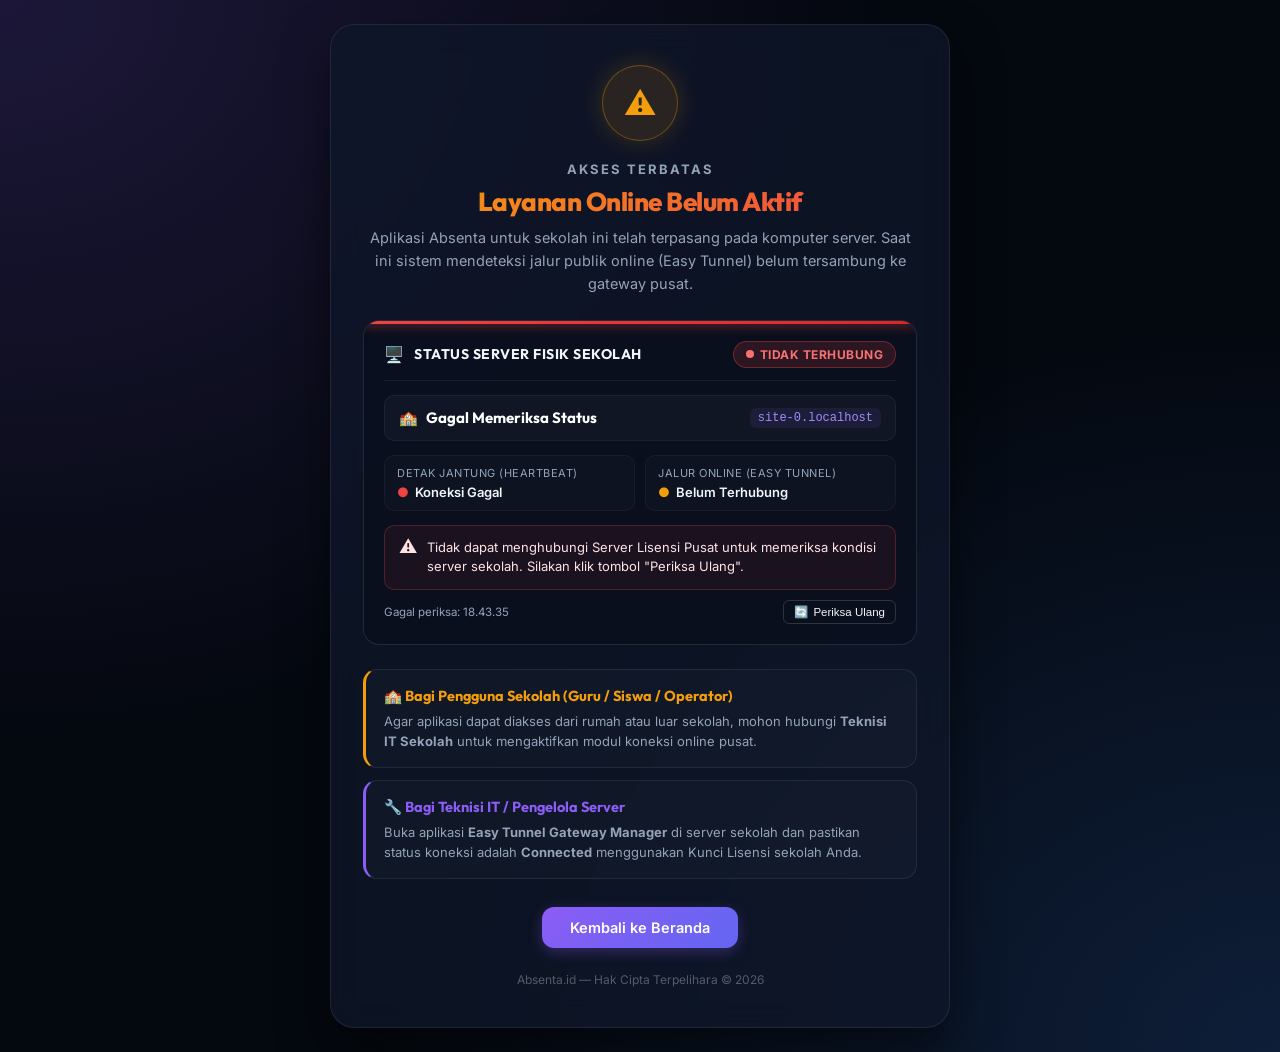
<file: blocked.html>
<!DOCTYPE html>
<html lang="id">
<head>
    <meta charset="UTF-8">
    <meta name="viewport" content="width=device-width, initial-scale=1.0">
    <title>Akses Online Belum Aktif — Absenta.id</title>
    <link href="https://fonts.googleapis.com/css2?family=Outfit:wght@400;600;700;800&family=Inter:wght@400;500;600;700&display=swap" rel="stylesheet">
    <style>
        :root {
            --bg: #04080F;
            --card-bg: rgba(15, 23, 42, 0.75);
            --border: rgba(255, 255, 255, 0.08);
            --text-main: #F1F5F9;
            --text-muted: #94A3B8;
            --primary: #8B5CF6;
            --primary-hover: #7C3AED;
            --warning: #F59E0B;
            --success: #10B981;
            --danger: #EF4444;
        }

        * {
            box-sizing: border-box;
            margin: 0;
            padding: 0;
        }

        body {
            font-family: 'Inter', sans-serif;
            background-color: var(--bg);
            background-image: 
                radial-gradient(at 0% 0%, rgba(139, 92, 246, 0.18) 0px, transparent 50%),
                radial-gradient(at 100% 100%, rgba(59, 130, 246, 0.18) 0px, transparent 50%);
            color: var(--text-main);
            min-height: 100vh;
            display: flex;
            align-items: center;
            justify-content: center;
            padding: 24px 16px;
        }

        .card {
            background: var(--card-bg);
            backdrop-filter: blur(16px);
            -webkit-backdrop-filter: blur(16px);
            border: 1px solid var(--border);
            border-radius: 24px;
            padding: 40px 32px;
            max-width: 620px;
            width: 100%;
            text-align: center;
            box-shadow: 0 24px 48px rgba(0, 0, 0, 0.5);
            animation: fadeIn 0.5s ease-out;
        }

        @keyframes fadeIn {
            from { opacity: 0; transform: translateY(12px); }
            to { opacity: 1; transform: translateY(0); }
        }

        .icon-container {
            width: 76px;
            height: 76px;
            background: rgba(245, 158, 11, 0.12);
            border: 1px solid rgba(245, 158, 11, 0.35);
            border-radius: 50%;
            display: flex;
            align-items: center;
            justify-content: center;
            margin: 0 auto 20px;
            color: var(--warning);
            font-size: 32px;
            box-shadow: 0 0 24px rgba(245, 158, 11, 0.2);
        }

        h1 {
            font-family: 'Outfit', sans-serif;
            font-size: 26px;
            font-weight: 800;
            letter-spacing: -0.5px;
            margin-bottom: 8px;
            background: linear-gradient(135deg, #F59E0B, #EF4444);
            -webkit-background-clip: text;
            -webkit-text-fill-color: transparent;
        }

        h2 {
            font-size: 13px;
            font-weight: 700;
            color: var(--text-muted);
            margin-bottom: 8px;
            text-transform: uppercase;
            letter-spacing: 2px;
        }

        p.main-desc {
            font-size: 14.5px;
            line-height: 1.6;
            color: var(--text-muted);
            margin-bottom: 24px;
        }

        /* ===== SERVER STATUS CARD ===== */
        .status-box {
            background: rgba(10, 16, 30, 0.85);
            border: 1px solid rgba(255, 255, 255, 0.1);
            border-radius: 16px;
            padding: 20px;
            margin-bottom: 24px;
            text-align: left;
            position: relative;
            overflow: hidden;
            transition: all 0.3s ease;
        }

        .status-box::before {
            content: '';
            position: absolute;
            top: 0;
            left: 0;
            right: 0;
            height: 3px;
            background: rgba(255, 255, 255, 0.1);
            transition: background 0.3s ease;
        }

        .status-box.online::before {
            background: linear-gradient(90deg, #10B981, #059669);
            box-shadow: 0 0 12px #10B981;
        }

        .status-box.offline::before {
            background: linear-gradient(90deg, #EF4444, #DC2626);
            box-shadow: 0 0 12px #EF4444;
        }

        .status-box.loading::before {
            background: linear-gradient(90deg, #8B5CF6, #6366F1);
            animation: shimmer 1.5s infinite;
        }

        @keyframes shimmer {
            0% { transform: translateX(-100%); }
            100% { transform: translateX(100%); }
        }

        .status-header {
            display: flex;
            align-items: center;
            justify-content: space-between;
            margin-bottom: 14px;
            padding-bottom: 12px;
            border-bottom: 1px solid rgba(255, 255, 255, 0.06);
            flex-wrap: wrap;
            gap: 8px;
        }

        .status-title-group {
            display: flex;
            align-items: center;
            gap: 10px;
        }

        .status-title {
            font-family: 'Outfit', sans-serif;
            font-size: 14px;
            font-weight: 700;
            color: var(--text-main);
            text-transform: uppercase;
            letter-spacing: 0.5px;
        }

        .badge-live {
            display: inline-flex;
            align-items: center;
            gap: 6px;
            padding: 5px 12px;
            border-radius: 9999px;
            font-size: 12px;
            font-weight: 700;
            letter-spacing: 0.5px;
        }

        .badge-live.online {
            background: rgba(16, 185, 129, 0.15);
            color: #34D399;
            border: 1px solid rgba(16, 185, 129, 0.35);
        }

        .badge-live.offline {
            background: rgba(239, 68, 68, 0.15);
            color: #F87171;
            border: 1px solid rgba(239, 68, 68, 0.35);
        }

        .badge-live.loading {
            background: rgba(139, 92, 246, 0.15);
            color: #C4B5FD;
            border: 1px solid rgba(139, 92, 246, 0.35);
        }

        .pulse-dot {
            width: 8px;
            height: 8px;
            border-radius: 50%;
            background-color: currentColor;
            display: inline-block;
        }

        .pulse-dot.pulse {
            animation: pulseAnim 1.8s infinite;
        }

        @keyframes pulseAnim {
            0% { transform: scale(0.95); opacity: 0.7; box-shadow: 0 0 0 0 currentColor; }
            70% { transform: scale(1.1); opacity: 1; box-shadow: 0 0 0 6px transparent; }
            100% { transform: scale(0.95); opacity: 0.7; box-shadow: 0 0 0 0 transparent; }
        }

        .school-banner {
            background: rgba(255, 255, 255, 0.03);
            border: 1px solid rgba(255, 255, 255, 0.05);
            border-radius: 10px;
            padding: 12px 14px;
            margin-bottom: 14px;
            display: flex;
            align-items: center;
            justify-content: space-between;
            flex-wrap: wrap;
            gap: 6px;
        }

        .school-name {
            font-family: 'Outfit', sans-serif;
            font-size: 15px;
            font-weight: 700;
            color: #FFFFFF;
            display: flex;
            align-items: center;
            gap: 8px;
        }

        .subdomain-tag {
            font-size: 12px;
            color: #A78BFA;
            font-family: monospace;
            background: rgba(139, 92, 246, 0.1);
            padding: 3px 8px;
            border-radius: 6px;
        }

        .status-grid {
            display: grid;
            grid-template-columns: 1fr 1fr;
            gap: 10px;
            margin-bottom: 14px;
        }

        @media (max-width: 480px) {
            .status-grid {
                grid-template-columns: 1fr;
            }
        }

        .status-metric {
            background: rgba(255, 255, 255, 0.02);
            border: 1px solid rgba(255, 255, 255, 0.04);
            border-radius: 10px;
            padding: 10px 12px;
        }

        .metric-label {
            font-size: 11px;
            color: var(--text-muted);
            text-transform: uppercase;
            letter-spacing: 0.5px;
            margin-bottom: 4px;
        }

        .metric-value {
            font-size: 13px;
            font-weight: 600;
            color: var(--text-main);
            display: flex;
            align-items: center;
            gap: 6px;
        }

        .status-detail-alert {
            border-radius: 10px;
            padding: 12px 14px;
            font-size: 13px;
            line-height: 1.5;
            display: flex;
            align-items: flex-start;
            gap: 10px;
        }

        .status-detail-alert.online {
            background: rgba(16, 185, 129, 0.08);
            border: 1px solid rgba(16, 185, 129, 0.25);
            color: #D1FAE5;
        }

        .status-detail-alert.offline {
            background: rgba(239, 68, 68, 0.08);
            border: 1px solid rgba(239, 68, 68, 0.25);
            color: #FEE2E2;
        }

        .status-detail-alert.loading {
            background: rgba(139, 92, 246, 0.08);
            border: 1px solid rgba(139, 92, 246, 0.25);
            color: #EDE9FE;
        }

        .status-footer {
            margin-top: 10px;
            display: flex;
            align-items: center;
            justify-content: space-between;
            font-size: 11.5px;
            color: var(--text-muted);
            flex-wrap: wrap;
            gap: 8px;
        }

        .btn-refresh {
            background: transparent;
            border: 1px solid rgba(255, 255, 255, 0.15);
            color: var(--text-main);
            font-size: 11.5px;
            padding: 4px 10px;
            border-radius: 6px;
            cursor: pointer;
            display: inline-flex;
            align-items: center;
            gap: 5px;
            transition: all 0.2s ease;
        }

        .btn-refresh:hover {
            background: rgba(255, 255, 255, 0.08);
            border-color: rgba(255, 255, 255, 0.3);
        }

        /* ===== INSTRUCTION SECTIONS ===== */
        .info-sections {
            text-align: left;
            margin-bottom: 28px;
        }

        .section-box {
            background: rgba(255, 255, 255, 0.02);
            border: 1px solid var(--border);
            border-radius: 14px;
            padding: 16px 18px;
            margin-bottom: 12px;
        }

        .section-box:last-child {
            margin-bottom: 0;
        }

        .section-title {
            font-family: 'Outfit', sans-serif;
            font-size: 14.5px;
            font-weight: 700;
            margin-bottom: 6px;
            display: flex;
            align-items: center;
            gap: 8px;
        }

        .section-desc {
            font-size: 13px;
            line-height: 1.55;
            color: var(--text-muted);
        }

        .btn {
            display: inline-block;
            background: linear-gradient(135deg, var(--primary), #6366F1);
            color: #FFFFFF;
            text-decoration: none;
            font-weight: 600;
            font-size: 14.5px;
            padding: 12px 28px;
            border-radius: 12px;
            transition: all 0.2s ease;
            box-shadow: 0 4px 14px rgba(139, 92, 246, 0.3);
        }

        .btn:hover {
            transform: translateY(-2px);
            box-shadow: 0 6px 20px rgba(139, 92, 246, 0.5);
        }

        .btn:active {
            transform: translateY(0);
        }

        .footer {
            margin-top: 24px;
            font-size: 12px;
            color: rgba(255, 255, 255, 0.3);
        }
    </style>
</head>
<body>
    <div class="card">
        <div class="icon-container">⚠️</div>
        <h2>Akses Terbatas</h2>
        <h1>Layanan Online Belum Aktif</h1>
        <p class="main-desc">Aplikasi Absenta untuk sekolah ini telah terpasang pada komputer server. Saat ini sistem mendeteksi jalur publik online (Easy Tunnel) belum tersambung ke gateway pusat.</p>
        
        <!-- Live Status Server Fisik Sekolah -->
        <div id="statusBox" class="status-box loading">
            <div class="status-header">
                <div class="status-title-group">
                    <span style="font-size: 16px;">🖥️</span>
                    <span class="status-title">Status Server Fisik Sekolah</span>
                </div>
                <div id="statusBadge" class="badge-live loading">
                    <span class="pulse-dot pulse"></span>
                    <span id="statusBadgeText">MEMERIKSA...</span>
                </div>
            </div>

            <div class="school-banner">
                <div class="school-name">
                    <span>🏫</span>
                    <span id="schoolNameText">Memuat data sekolah...</span>
                </div>
                <div id="subdomainTag" class="subdomain-tag">absenta.id</div>
            </div>

            <div class="status-grid">
                <div class="status-metric">
                    <div class="metric-label">Detak Jantung (Heartbeat)</div>
                    <div id="metricHeartbeat" class="metric-value">
                        <span>⏳</span>
                        <span>Mengecek sinyal...</span>
                    </div>
                </div>
                <div class="status-metric">
                    <div class="metric-label">Jalur Online (Easy Tunnel)</div>
                    <div id="metricTunnel" class="metric-value">
                        <span style="color: #F59E0B;">●</span>
                        <span id="metricTunnelText">Belum Terhubung</span>
                    </div>
                </div>
            </div>

            <div id="statusAlert" class="status-detail-alert loading">
                <span id="alertIcon" style="font-size: 18px; line-height: 1;">⏳</span>
                <div id="alertMessage">Menghubungkan ke Server Lisensi Pusat untuk memeriksa kondisi server sekolah Anda...</div>
            </div>

            <div class="status-footer">
                <span id="lastCheckedTime">Diperiksa otomatis</span>
                <button type="button" id="btnRefresh" class="btn-refresh" onclick="checkTenantStatus()">
                    <span>🔄</span> Periksa Ulang
                </button>
            </div>
        </div>

        <div class="info-sections">
            <div class="section-box" style="border-left: 3px solid var(--warning);">
                <div class="section-title" style="color: var(--warning);">🏫 Bagi Pengguna Sekolah (Guru / Siswa / Operator)</div>
                <div class="section-desc">Agar aplikasi dapat diakses dari rumah atau luar sekolah, mohon hubungi <strong>Teknisi IT Sekolah</strong> untuk mengaktifkan modul koneksi online pusat.</div>
            </div>

            <div class="section-box" style="border-left: 3px solid var(--primary);">
                <div class="section-title" style="color: var(--primary);">🔧 Bagi Teknisi IT / Pengelola Server</div>
                <div class="section-desc">Buka aplikasi <strong>Easy Tunnel Gateway Manager</strong> di server sekolah dan pastikan status koneksi adalah <strong>Connected</strong> menggunakan Kunci Lisensi sekolah Anda.</div>
            </div>
        </div>

        <a href="https://absenta.id" class="btn">Kembali ke Beranda</a>
        <div class="footer">Absenta.id — Hak Cipta Terpelihara &copy; 2026</div>
    </div>

    <script>
        let checkTimer = null;

        function getTargetInfo() {
            const host = window.location.hostname.toLowerCase();
            let slug = '';
            
            // Cek apakah diakses dari subdomain absenta.id (misal smkn1pld.absenta.id)
            if (host.includes('absenta.id')) {
                slug = host.replace('.absenta.id', '').split('.')[0];
            } else if (host === 'localhost' || host === '127.0.0.1' || !host) {
                // Mode testing lokal / dev preview
                const urlParams = new URLSearchParams(window.location.search);
                slug = urlParams.get('slug') || 'smkn1pld';
            } else {
                slug = host.split('.')[0];
            }

            return { host, slug };
        }

        async function checkTenantStatus() {
            const { host, slug } = getTargetInfo();
            const box = document.getElementById('statusBox');
            const badge = document.getElementById('statusBadge');
            const badgeText = document.getElementById('statusBadgeText');
            const schoolNameText = document.getElementById('schoolNameText');
            const subdomainTag = document.getElementById('subdomainTag');
            const metricHeartbeat = document.getElementById('metricHeartbeat');
            const metricTunnelText = document.getElementById('metricTunnelText');
            const statusAlert = document.getElementById('statusAlert');
            const alertIcon = document.getElementById('alertIcon');
            const alertMessage = document.getElementById('alertMessage');
            const lastCheckedTime = document.getElementById('lastCheckedTime');

            subdomainTag.textContent = host || (slug + '.absenta.id');
            badgeText.textContent = 'MEMERIKSA...';
            badge.className = 'badge-live loading';
            box.className = 'status-box loading';

            try {
                // Endpoint publik di Server Lisensi Pusat
                const apiUrl = `https://api.absenta.id/api/public/tenant-status?domain=${encodeURIComponent(host)}&slug=${encodeURIComponent(slug)}`;
                const response = await fetch(apiUrl, {
                    method: 'GET',
                    headers: { 'Accept': 'application/json' },
                    cache: 'no-cache'
                });

                if (!response.ok) {
                    throw new Error(`HTTP ${response.status}`);
                }

                const data = await response.json();
                const now = new Date();
                lastCheckedTime.textContent = `Pembaruan: ${now.toLocaleTimeString('id-ID')}`;

                if (!data.found) {
                    // Tenant belum terdaftar
                    box.className = 'status-box offline';
                    badge.className = 'badge-live offline';
                    badgeText.textContent = 'BELUM TERDAFTAR';
                    schoolNameText.textContent = 'Tenant Tidak Ditemukan';
                    metricHeartbeat.innerHTML = '<span style="color:#EF4444;">●</span> <span>Tidak Dikenal</span>';
                    metricTunnelText.textContent = 'Tidak Terdaftar';
                    statusAlert.className = 'status-detail-alert offline';
                    alertIcon.textContent = '❌';
                    alertMessage.textContent = `Subdomain '${slug}' belum terdaftar pada Server Lisensi Absenta.id. Silakan periksa kembali tautan yang Anda buka.`;
                    return;
                }

                // Data tenant ditemukan
                schoolNameText.textContent = data.schoolName || 'Server Sekolah';
                
                if (data.isOnline) {
                    // SERVER ONLINE
                    box.className = 'status-box online';
                    badge.className = 'badge-live online';
                    badgeText.textContent = 'ONLINE (MENYALA)';
                    metricHeartbeat.innerHTML = `<span style="color:#10B981;">●</span> <span>Aktif (${data.lastHeartbeatHuman})</span>`;
                    
                    if (data.easyTunnelStatus === 'CONNECTED') {
                        metricTunnelText.innerHTML = '<span style="color:#10B981;">●</span> Terhubung (Sinkronisasi Caddy)';
                    } else {
                        metricTunnelText.innerHTML = '<span style="color:#F59E0B;">●</span> Belum Terhubung';
                    }

                    statusAlert.className = 'status-detail-alert online';
                    alertIcon.textContent = '🟢';
                    alertMessage.innerHTML = `<strong>Server fisik di sekolah AKTIF & MENYALA</strong> (detak terakhir: ${data.lastHeartbeatHuman}). Aplikasi sudah bisa diakses di jaringan lokal sekolah. Namun jalur online publik (Easy Tunnel) belum aktif, sehingga belum bisa diakses dari luar sekolah.`;
                } else {
                    // SERVER OFFLINE
                    box.className = 'status-box offline';
                    badge.className = 'badge-live offline';
                    badgeText.textContent = 'OFFLINE (MATI)';
                    metricHeartbeat.innerHTML = `<span style="color:#EF4444;">●</span> <span>Mati (${data.lastHeartbeatHuman})</span>`;
                    metricTunnelText.innerHTML = '<span style="color:#EF4444;">●</span> Terputus';

                    statusAlert.className = 'status-detail-alert offline';
                    alertIcon.textContent = '🔴';
                    alertMessage.innerHTML = `<strong>Server fisik di sekolah MATI / OFFLINE</strong> (terakhir aktif: ${data.lastHeartbeatHuman}). Komputer server di sekolah sedang mati, mati lampu, atau jaringan internet sekolah terputus.`;
                }

            } catch (err) {
                console.error('[TenantStatus] Gagal mengambil data:', err);
                const now = new Date();
                lastCheckedTime.textContent = `Gagal periksa: ${now.toLocaleTimeString('id-ID')}`;
                box.className = 'status-box offline';
                badge.className = 'badge-live offline';
                badgeText.textContent = 'TIDAK TERHUBUNG';
                schoolNameText.textContent = 'Gagal Memeriksa Status';
                metricHeartbeat.innerHTML = '<span style="color:#EF4444;">●</span> <span>Koneksi Gagal</span>';
                statusAlert.className = 'status-detail-alert offline';
                alertIcon.textContent = '⚠️';
                alertMessage.textContent = 'Tidak dapat menghubungi Server Lisensi Pusat untuk memeriksa kondisi server sekolah. Silakan klik tombol "Periksa Ulang".';
            }
        }

        // Jalankan pengecekan pertama kali
        checkTenantStatus();

        // Polling otomatis setiap 30 detik agar jika server dinyalakan langsung terdeteksi
        if (checkTimer) clearInterval(checkTimer);
        checkTimer = setInterval(checkTenantStatus, 30000);
    </script>
</body>
</html>
</file>
